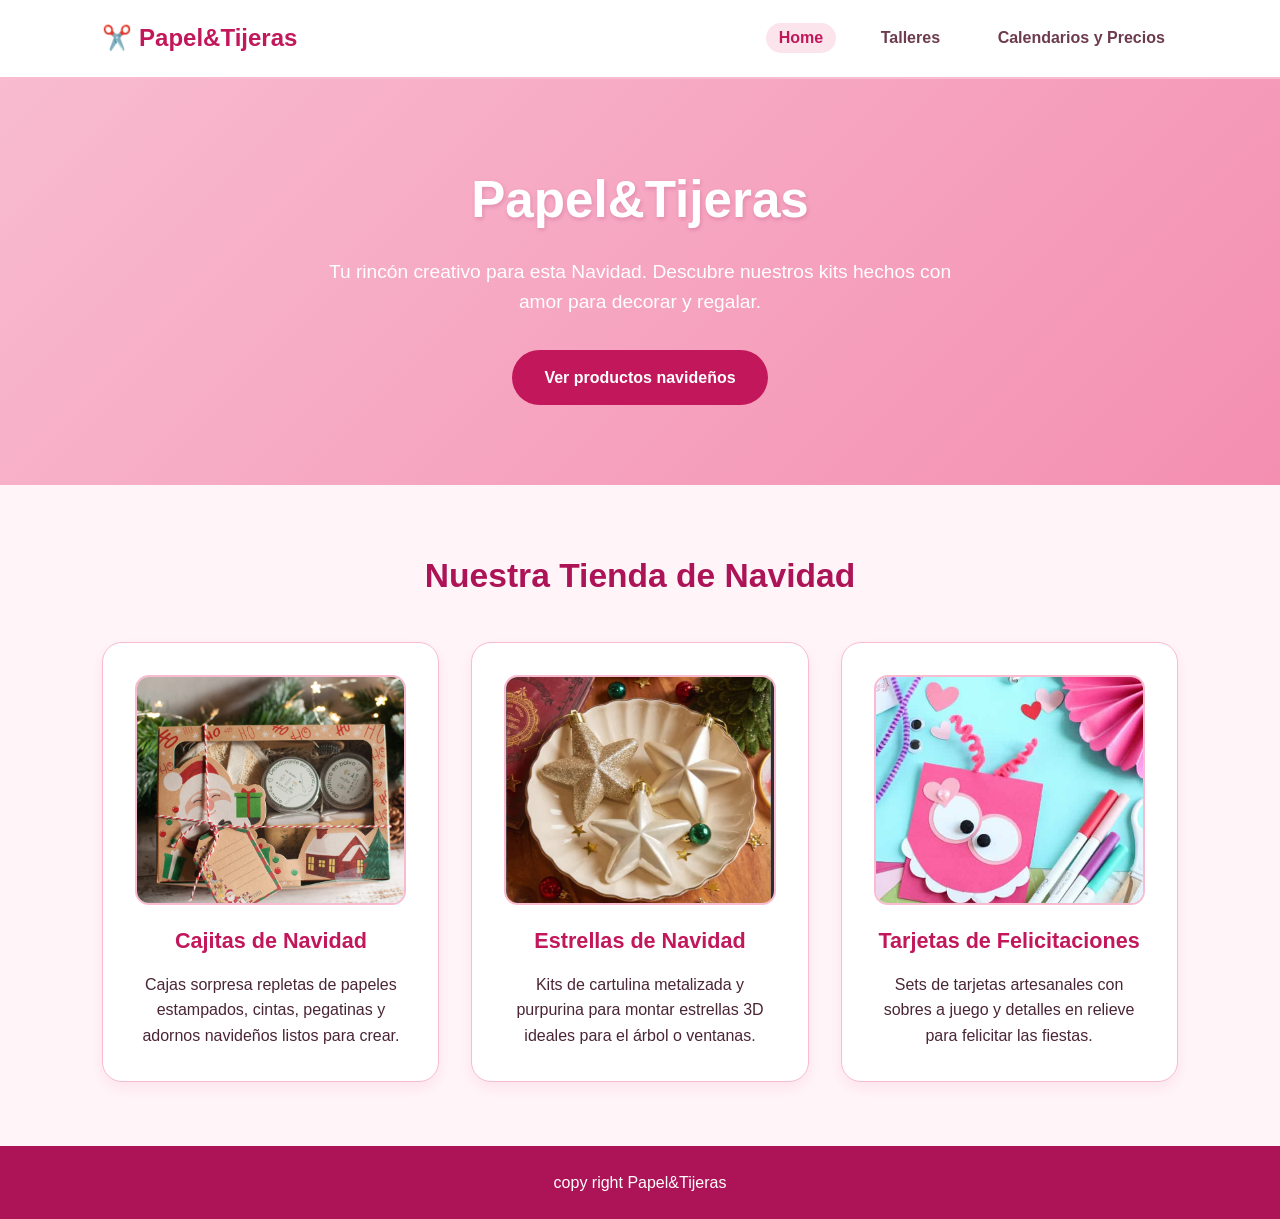
<file: actividad1/index.html>
<!DOCTYPE html>
<html lang="es">
<head>
  <meta charset="UTF-8">
  <meta name="viewport" content="width=device-width, initial-scale=1.0">
  <title>Papel&Tijeras | Home</title>
  <link rel="stylesheet" href="styles.css">
</head>


<body>

  <!-- NAVBAR -->
  <nav class="navbar">
    <div class="logo">✂️ Papel&Tijeras</div>
    <ul class="nav-links">
      <li><a href="index.html" class="activo">Home</a></li>
      <li><a href="talleres.html">Talleres</a></li>
      <li><a href="calendarios-precios.html">Calendarios y Precios</a></li>
    </ul>
  </nav>

  <!-- HEADER -->
  <header class="hero">
    <div class="hero-content">
      <h1>Papel&Tijeras</h1>
      <p>Tu rincón creativo para esta Navidad. Descubre nuestros kits hechos con amor para decorar y regalar.</p>
      <a href="#tienda" class="btn-primary">Ver productos navideños</a>
    </div>
  </header>

  <!-- SECCIÓN TIENDA (HOME) -->
  <main id="tienda" class="contenedor">
    <h2>Nuestra Tienda de Navidad</h2>
    <div class="grid-cards">
      
      <article class="card">
        <img src="fotos/boxesNavidad.png" alt="Cajitas de Navidad" class="img-card">
        <h3>Cajitas de Navidad</h3>
        <p>Cajas sorpresa repletas de papeles estampados, cintas, pegatinas y adornos navideños listos para crear.</p>
      </article>

      <article class="card">
        <img src="fotos/star.png" alt="Estrellas de Navidad" class="img-card">
        <h3>Estrellas de Navidad</h3>
        <p>Kits de cartulina metalizada y purpurina para montar estrellas 3D ideales para el árbol o ventanas.</p>
      </article>

      <article class="card">
        <img src="fotos/taejeta.felicitaciones.jpg" alt="Tarjetas de Felicitaciones" class="img-card">
        <h3>Tarjetas de Felicitaciones</h3>
        <p>Sets de tarjetas artesanales con sobres a juego y detalles en relieve para felicitar las fiestas.</p>
      </article>

    </div>
  </main>

  <!-- FOOTER -->
  <footer class="footer">
    <p>copy right Papel&Tijeras</p>
  </footer>

  <!-- JAVASCRIPT -->
  <script src="../Challenges.js"></script>

</body>
</html>
</file>
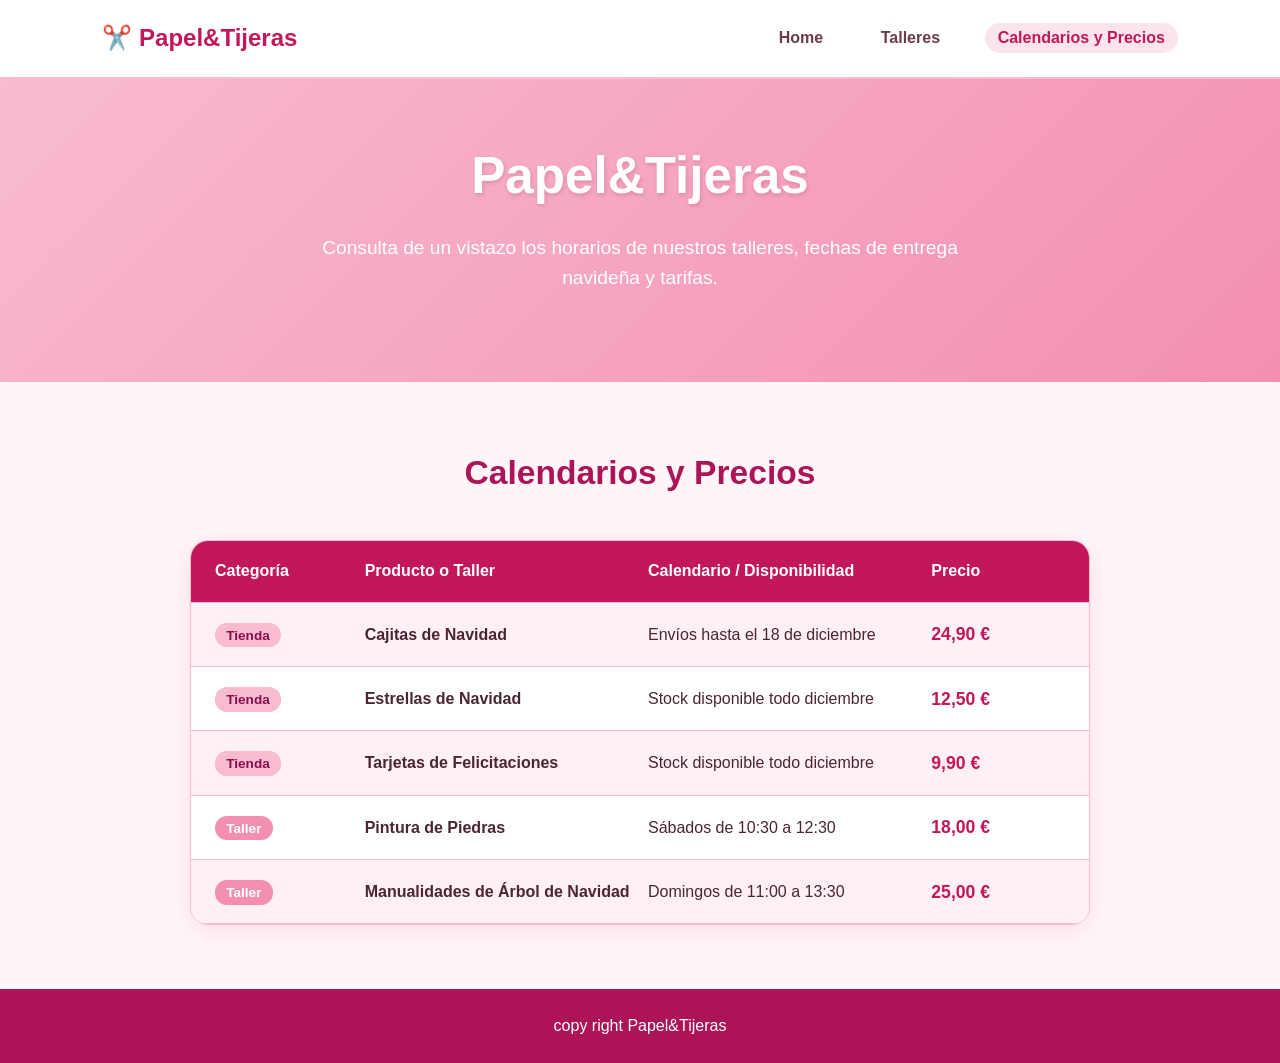
<file: actividad1/calendarios-precios.html>
<!DOCTYPE html>
<html lang="es">
<head>
  <meta charset="UTF-8">
  <meta name="viewport" content="width=device-width, initial-scale=1.0">
  <title>Papel&Tijeras | Calendarios y Precios</title>
  <link rel="stylesheet" href="styles.css">
</head>
<body>

  <!-- NAVBAR -->
  <nav class="navbar">
    <div class="logo">✂️ Papel&Tijeras</div>
    <ul class="nav-links">
      <li><a href="index.html">Home</a></li>
      <li><a href="talleres.html">Talleres</a></li>
      <li><a href="calendarios-precios.html" class="activo">Calendarios y Precios</a></li>
    </ul>
  </nav>

  <!-- HEADER -->
  <header class="hero hero-secundario">
    <div class="hero-content">
      <h1>Papel&Tijeras</h1>
      <p>Consulta de un vistazo los horarios de nuestros talleres, fechas de entrega navideña y tarifas.</p>
    </div>
  </header>

  <!-- SECCIÓN DE TABLA CON GRID -->
  <main class="contenedor">
    <h2>Calendarios y Precios</h2>
    
    <div class="grid-tabla">
      
      <!-- Encabezado (Fila 1) -->
      <div class="fila-grid fila-header">
        <div>Categoría</div>
        <div>Producto o Taller</div>
        <div>Calendario / Disponibilidad</div>
        <div>Precio</div>
      </div>

      <!-- Fila 2 -->
      <div class="fila-grid">
        <div><span class="etiqueta">Tienda</span></div>
        <div><strong>Cajitas de Navidad</strong></div>
        <div>Envíos hasta el 18 de diciembre</div>
        <div class="celda-precio">24,90 €</div>
      </div>

      <!-- Fila 3 -->
      <div class="fila-grid">
        <div><span class="etiqueta">Tienda</span></div>
        <div><strong>Estrellas de Navidad</strong></div>
        <div>Stock disponible todo diciembre</div>
        <div class="celda-precio">12,50 €</div>
      </div>

      <!-- Fila 4 -->
      <div class="fila-grid">
        <div><span class="etiqueta">Tienda</span></div>
        <div><strong>Tarjetas de Felicitaciones</strong></div>
        <div>Stock disponible todo diciembre</div>
        <div class="celda-precio">9,90 €</div>
      </div>

      <!-- Fila 5 -->
      <div class="fila-grid">
        <div><span class="etiqueta etiqueta-taller">Taller</span></div>
        <div><strong>Pintura de Piedras</strong></div>
        <div>Sábados de 10:30 a 12:30</div>
        <div class="celda-precio">18,00 €</div>
      </div>

      <!-- Fila 6 -->
      <div class="fila-grid">
        <div><span class="etiqueta etiqueta-taller">Taller</span></div>
        <div><strong>Manualidades de Árbol de Navidad</strong></div>
        <div>Domingos de 11:00 a 13:30</div>
        <div class="celda-precio">25,00 €</div>
      </div>

    </div>
  </main>

  <!-- FOOTER -->
  <footer class="footer">
    <p>copy right Papel&Tijeras</p>
  </footer>

</body>
</html>
</file>
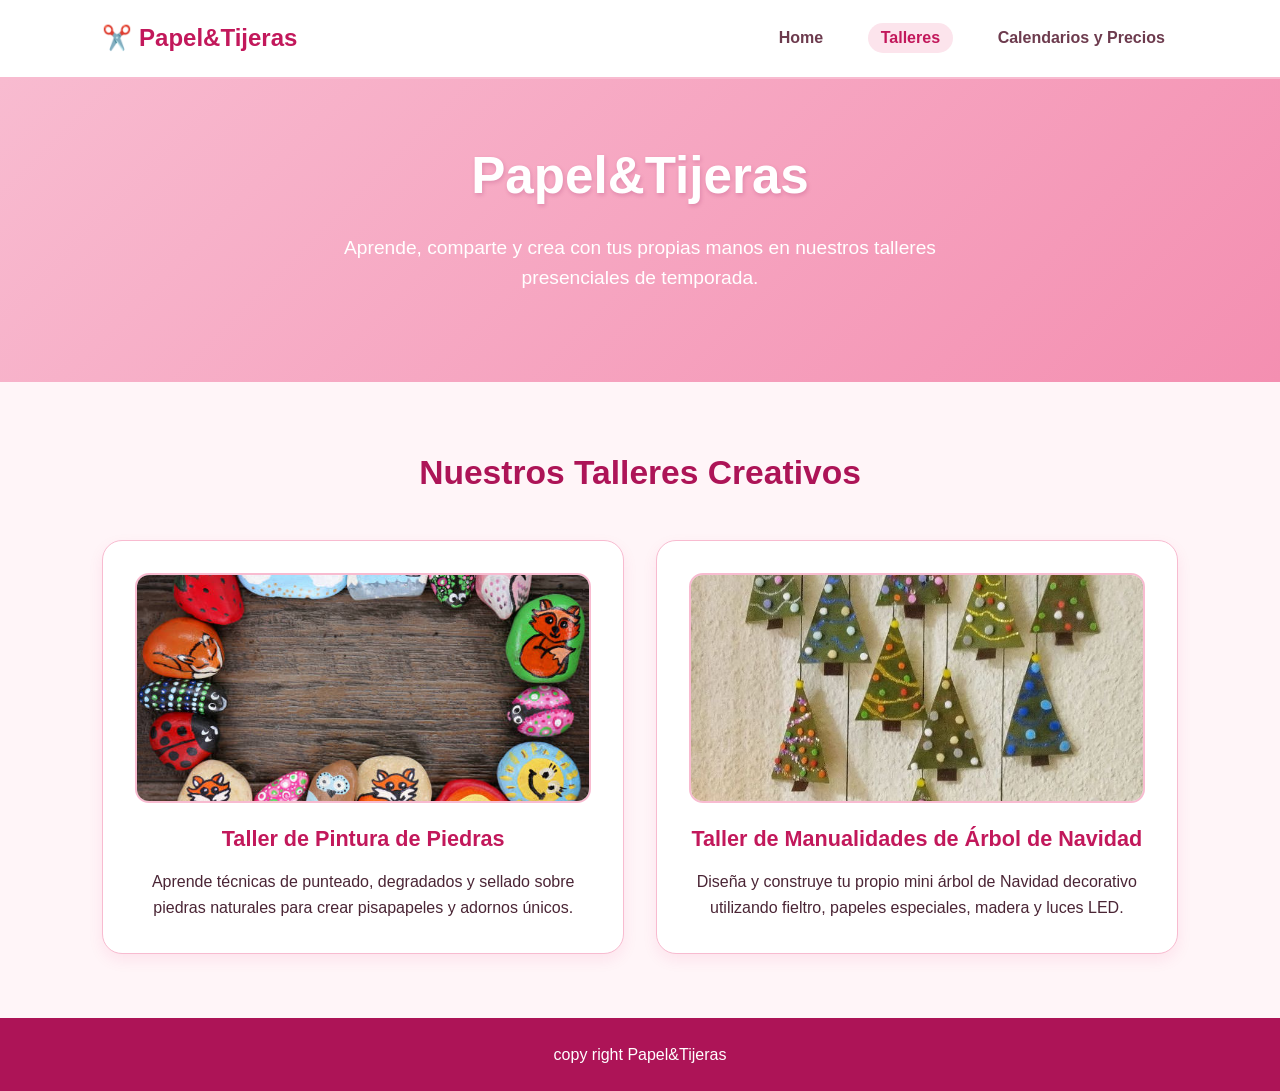
<file: actividad1/talleres.html>
<!DOCTYPE html>
<html lang="es">
<head>
  <meta charset="UTF-8">
  <meta name="viewport" content="width=device-width, initial-scale=1.0">
  <title>Papel&Tijeras | Talleres</title>
  <link rel="stylesheet" href="styles.css">
</head>
<body>

  <!-- NAVBAR -->
  <nav class="navbar">
    <div class="logo">✂️ Papel&Tijeras</div>
    <ul class="nav-links">
      <li><a href="index.html">Home</a></li>
      <li><a href="talleres.html" class="activo">Talleres</a></li>
      <li><a href="calendarios-precios.html">Calendarios y Precios</a></li>
    </ul>
  </nav>

  <!-- HEADER -->
  <header class="hero hero-secundario">
    <div class="hero-content">
      <h1>Papel&Tijeras</h1>
      <p>Aprende, comparte y crea con tus propias manos en nuestros talleres presenciales de temporada.</p>
    </div>
  </header>

  <!-- SECCIÓN DE TALLERES -->
  <main class="contenedor">
    <h2>Nuestros Talleres Creativos</h2>
    <div class="grid-cards">
      
      <article class="card">
        <img src="fotos/taller.PinturaenPiedra.jpg" alt="Taller de Pintura de Piedras" class="img-taller">
        <h3>Taller de Pintura de Piedras</h3>
        <p>Aprende técnicas de punteado, degradados y sellado sobre piedras naturales para crear pisapapeles y adornos únicos.</p>
      </article>

      <article class="card">
        <img src="fotos/taller.arbolnavidad.jpg" alt="Taller de Manualidades de Árbol de Navidad" class="img-taller">
        <h3>Taller de Manualidades de Árbol de Navidad</h3>
        <p>Diseña y construye tu propio mini árbol de Navidad decorativo utilizando fieltro, papeles especiales, madera y luces LED.</p>
      </article>

    </div>
  </main>

  <!-- FOOTER -->
  <footer class="footer">
    <p>copy right Papel&Tijeras</p>
  </footer>

</body>
</html>
</file>
<file: actividad1/styles.css>
/* Reset básico */
* {
  margin: 0;
  padding: 0;
  box-sizing: border-box;
}

body {
  font-family: 'Segoe UI', Tahoma, Geneva, Verdana, sans-serif;
  background-color: #fff5f8;
  color: #4a2535;
  line-height: 1.6;
  display: flex;
  flex-direction: column;
  min-height: 100vh;
}

/* NAVBAR */
.navbar {
  display: flex;
  justify-content: space-between;
  align-items: center;
  padding: 1.2rem 8%;
  background-color: #ffffff;
  border-bottom: 2px solid #f8bbd0;
  position: sticky;
  top: 0;
  z-index: 100;
}

.logo {
  font-size: 1.5rem;
  font-weight: bold;
  color: #c2185b;
}

.nav-links {
  list-style: none;
  display: flex;
  gap: 2rem;
}

.nav-links a {
  text-decoration: none;
  color: #6d3b4e;
  font-weight: 600;
  padding: 0.4rem 0.8rem;
  border-radius: 15px;
  transition: all 0.3s ease;
}

.nav-links a:hover,
.nav-links a.activo {
  background-color: #fce4ec;
  color: #c2185b;
}

/* HEADER */
.hero {
  background: linear-gradient(135deg, #f8bbd0 0%, #f48fb1 100%);
  text-align: center;
  padding: 5rem 10%;
  color: #ffffff;
}

.hero-secundario {
  padding: 3.5rem 10%;
}

.hero-content {
  max-width: 650px;
  margin: 0 auto;
}

.hero h1 {
  font-size: 3.2rem;
  margin-bottom: 1rem;
  text-shadow: 1px 2px 4px rgba(136, 14, 79, 0.2);
}

.hero p {
  font-size: 1.2rem;
  margin-bottom: 2rem;
}

.btn-primary {
  display: inline-block;
  background-color: #c2185b;
  color: #ffffff;
  padding: 0.9rem 2rem;
  border-radius: 30px;
  text-decoration: none;
  font-weight: bold;
  transition: background-color 0.3s ease;
}

.btn-primary:hover {
  background-color: #880e4f;
}

/* CONTENIDO PRINCIPAL Y TARJETAS */
.contenedor {
  padding: 4rem 8%;
  text-align: center;
  flex: 1;
}

.contenedor h2 {
  font-size: 2.1rem;
  color: #ad1457;
  margin-bottom: 2.5rem;
}

.grid-cards {
  display: grid;
  grid-template-columns: repeat(auto-fit, minmax(260px, 1fr));
  gap: 2rem;
  align-items: stretch;
}

.card {
  background-color: #ffffff;
  border: 1px solid #f8bbd0;
  padding: 2rem;
  border-radius: 20px;
  box-shadow: 0 6px 15px rgba(233, 30, 99, 0.08);
  transition: transform 0.3s ease;
  display: flex;
  flex-direction: column;
  justify-content: space-between;
}

.card:hover {
  transform: translateY(-6px);
}

.card h3 {
  color: #c2185b;
  margin-bottom: 0.8rem;
  font-size: 1.35rem;
}

/* IMÁGENES DE PRODUCTOS Y TALLERES (UNIFICADAS AL MISMO TAMAÑO) */
.img-taller,
.img-card {
  width: 100%;
  height: 230px;
  object-fit: cover;
  object-position: center;
  display: block;
  border-radius: 14px;
  margin-bottom: 1.2rem;
  border: 2px solid #f8bbd0;
}

/* TABLA DE CALENDARIOS Y PRECIOS HECHA CON CSS GRID */
.grid-tabla {
  max-width: 900px;
  margin: 0 auto;
  background-color: #ffffff;
  border-radius: 18px;
  overflow: hidden;
  box-shadow: 0 6px 20px rgba(233, 30, 99, 0.1);
  border: 1px solid #f8bbd0;
}

.fila-grid {
  display: grid;
  grid-template-columns: 1fr 2fr 2fr 1fr;
  align-items: center;
  padding: 1.1rem 1.5rem;
  border-bottom: 1px solid #f8bbd0;
  text-align: left;
  gap: 1rem;
}

.fila-header {
  background-color: #c2185b;
  color: #ffffff;
  font-weight: bold;
}

.fila-grid:nth-child(even) {
  background-color: #fff0f5;
}

.fila-grid:not(.fila-header):hover {
  background-color: #fce4ec;
}

.etiqueta {
  background-color: #f8bbd0;
  color: #880e4f;
  padding: 0.3rem 0.7rem;
  border-radius: 12px;
  font-size: 0.85rem;
  font-weight: bold;
}

.etiqueta-taller {
  background-color: #f48fb1;
  color: #ffffff;
}

.celda-precio {
  font-weight: bold;
  color: #c2185b;
  font-size: 1.1rem;
}

/* FOOTER */
.footer {
  background-color: #ad1457;
  color: #ffffff;
  text-align: center;
  padding: 1.5rem 1rem;
  margin-top: auto;
  font-weight: 500;
}
</file>
